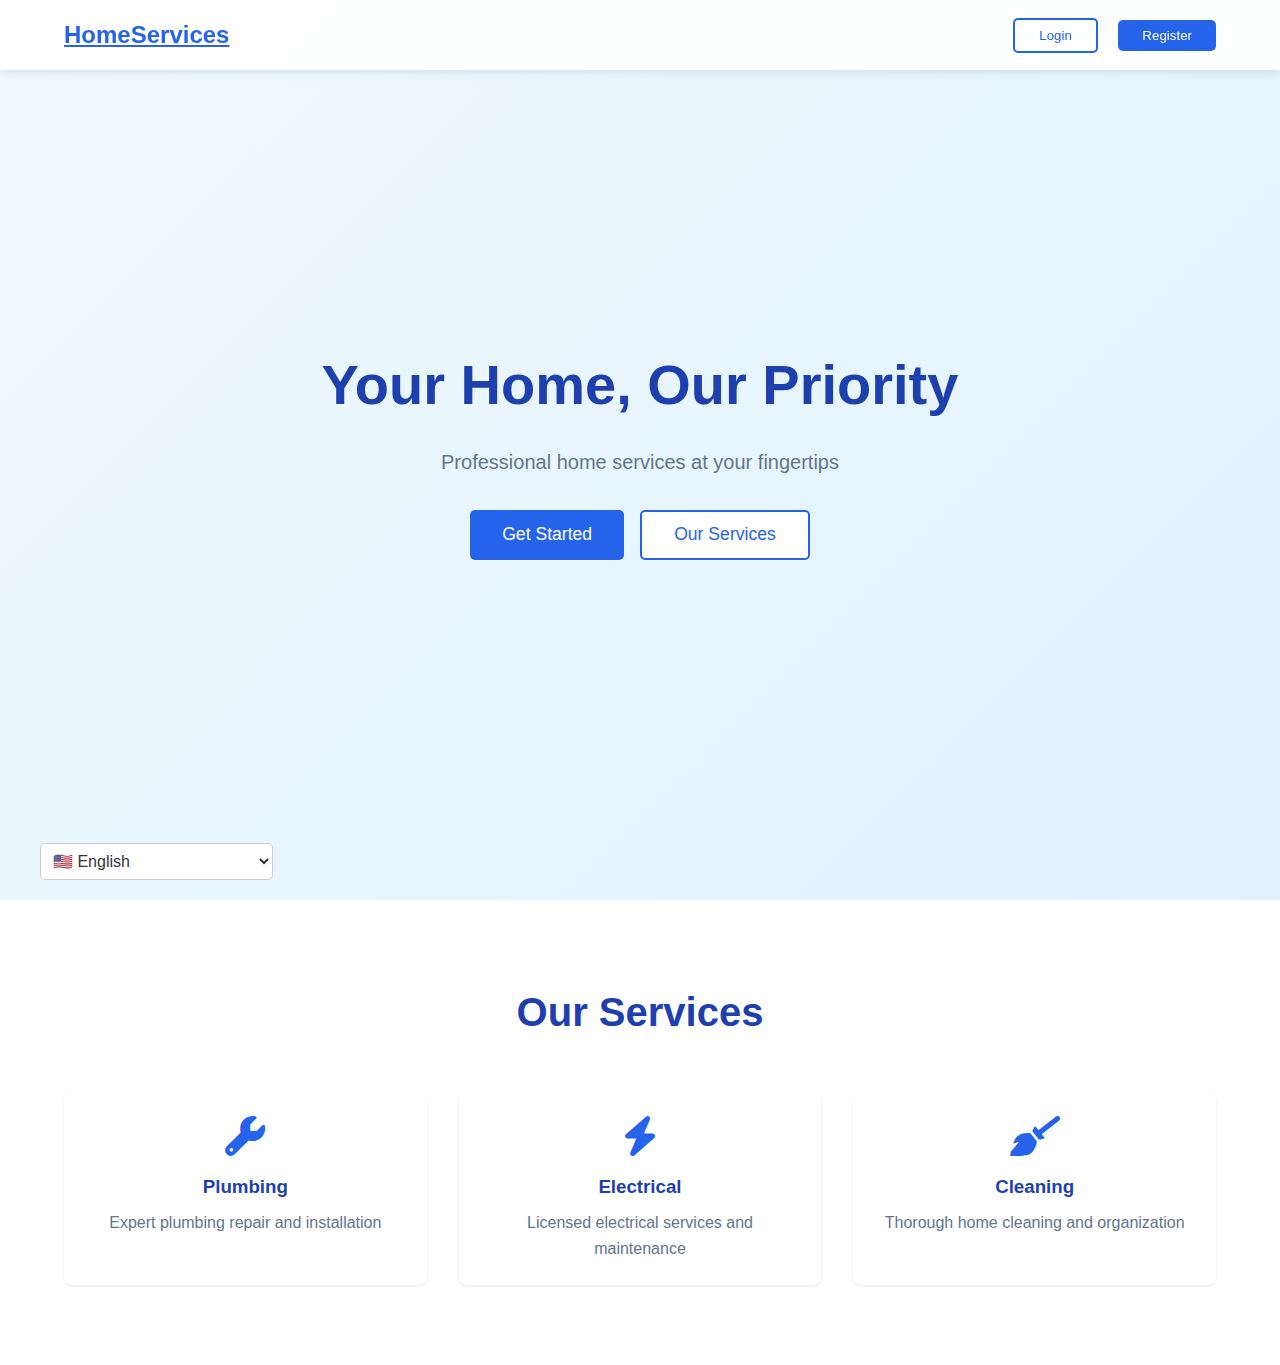
<file: public/index.html>
<!DOCTYPE html>
<html lang="en">
<head>
    <meta charset="UTF-8">
    <meta name="viewport" content="width=device-width, initial-scale=1.0">
    <title>Home Services - Welcome</title>
    <link rel="stylesheet" href="style.css">
    <link rel="stylesheet" href="https://cdnjs.cloudflare.com/ajax/libs/font-awesome/6.0.0/css/all.min.css">
    <style>
        /* Language selector styling */
        .language-selector {
            position: fixed;
            bottom: 20px;
            left: 20px;
            z-index: 1000;
        }

        #language-selector {
            padding: 8px;
            border-radius: 5px;
            border: 1px solid #ccc;
            background-color: #fff;
            color: #333;
            font-size: 16px;
        }

        /* RTL support for Arabic */
        body[dir="rtl"] {
            direction: rtl;
            text-align: right;
        }
    </style>
</head>
<body>
    <nav class="navbar">
        <a href="index.html" class="nav-brand" data-translate="home">HomeServices</a>
        <div class="nav-links">
            <button onclick="location.href='login.html'" class="login-btn" data-translate="login">Login</button>
            <button onclick="location.href='register.html'" class="register-btn" data-translate="register">Register</button>
        </div>
    </nav>

    <main class="hero">
        <div class="hero-content">
            <h1 data-translate="heroTitle">Your Home, Our Priority</h1>
            <p data-translate="heroSubtitle">Professional home services at your fingertips</p>
            <div class="cta-buttons">
                <button onclick="location.href='register.html'" class="primary-btn" data-translate="getStarted">Get Started</button>
                <button onclick="scrollToServices()" class="secondary-btn" data-translate="ourServices">Our Services</button>
            </div>
        </div>
    </main>

    <section class="services" id="services">
        <h2 data-translate="ourServices">Our Services</h2>
        <div class="service-grid">
            <div class="service-card">
                <i class="fas fa-wrench"></i>
                <h3 data-translate="plumbing">Plumbing</h3>
                <p data-translate="plumbingDesc">Expert plumbing repair and installation</p>
            </div>
            <div class="service-card">
                <i class="fas fa-bolt"></i>
                <h3 data-translate="electrical">Electrical</h3>
                <p data-translate="electricalDesc">Licensed electrical services and maintenance</p>
            </div>
            <div class="service-card">
                <i class="fas fa-broom"></i>
                <h3 data-translate="cleaning">Cleaning</h3>
                <p data-translate="cleaningDesc">Thorough home cleaning and organization</p>
            </div>
        </div>
    </section>

    <!-- Language Selector -->
    <div class="language-selector">
        <select id="language-selector" onchange="changeLanguage(this.value)">
            <option value="en">🇺🇸 English</option>
            <option value="zh">🇨🇳 中文 (Chinese)</option>
            <option value="es">🇪🇸 Español (Spanish)</option>
            <option value="hi">🇮🇳 हिन्दी (Hindi)</option>
            <option value="ar">🇸🇦 العربية (Arabic)</option>
            <option value="pt">🇵🇹 Português (Portuguese)</option>
            <option value="bn">🇧🇩 বাংলা (Bengali)</option>
            <option value="ru">🇷🇺 Русский (Russian)</option>
            <option value="ja">🇯🇵 日本語 (Japanese)</option>
            <option value="pa">🇮🇳 ਪੰਜਾਬੀ (Punjabi)</option>
            <option value="de">🇩🇪 Deutsch (German)</option>
            <option value="fr">🇫🇷 Français (French)</option>
        </select>
    </div>

    <script>
        // Define translations for all supported languages
        const translations = {
            en: {
                home: "HomeServices",
                login: "Login",
                register: "Register",
                heroTitle: "Your Home, Our Priority",
                heroSubtitle: "Professional home services at your fingertips",
                getStarted: "Get Started",
                ourServices: "Our Services",
                plumbing: "Plumbing",
                plumbingDesc: "Expert plumbing repair and installation",
                electrical: "Electrical",
                electricalDesc: "Licensed electrical services and maintenance",
                cleaning: "Cleaning",
                cleaningDesc: "Thorough home cleaning and organization"
            },
            zh: {
                home: "家庭服务",
                login: "登录",
                register: "注册",
                heroTitle: "您的家，我们的优先",
                heroSubtitle: "专业的家庭服务触手可及",
                getStarted: "开始使用",
                ourServices: "我们的服务",
                plumbing: "管道维修",
                plumbingDesc: "专业的管道维修和安装",
                electrical: "电气服务",
                electricalDesc: "持证电气服务和维护",
                cleaning: "清洁服务",
                cleaningDesc: "彻底的家庭清洁和整理"
            },
            es: {
                home: "Servicios del Hogar",
                login: "Iniciar Sesión",
                register: "Registrarse",
                heroTitle: "Su Hogar, Nuestra Prioridad",
                heroSubtitle: "Servicios profesionales para el hogar al alcance de su mano",
                getStarted: "Comenzar",
                ourServices: "Nuestros Servicios",
                plumbing: "Fontanería",
                plumbingDesc: "Reparación e instalación experta de fontanería",
                electrical: "Eléctrico",
                electricalDesc: "Servicios eléctricos con licencia y mantenimiento",
                cleaning: "Limpieza",
                cleaningDesc: "Limpieza y organización profunda del hogar"
            },
            hi: {
                home: "होम सर्विसेज",
                login: "लॉगिन",
                register: "रजिस्टर",
                heroTitle: "आपका घर, हमारी प्राथमिकता",
                heroSubtitle: "पेशेवर घर सेवाएं आपकी उंगलियों पर",
                getStarted: "शुरू करें",
                ourServices: "हमारी सेवाएं",
                plumbing: "प्लंबिंग",
                plumbingDesc: "विशेषज्ञ प्लंबिंग मरम्मत और स्थापना",
                electrical: "इलेक्ट्रिकल",
                electricalDesc: "लाइसेंस प्राप्त इलेक्ट्रिकल सेवाएं और रखरखाव",
                cleaning: "सफाई",
                cleaningDesc: "पूरी तरह से घर की सफाई और व्यवस्था"
            },
            ar: {
                home: "خدمات المنزل",
                login: "تسجيل الدخول",
                register: "تسجيل",
                heroTitle: "منزلك، أولويتنا",
                heroSubtitle: "خدمات منزلية احترافية في متناول يدك",
                getStarted: "ابدأ الآن",
                ourServices: "خدماتنا",
                plumbing: "السباكة",
                plumbingDesc: "إصلاح وتركيب السباكة الخبيرة",
                electrical: "الكهرباء",
                electricalDesc: "خدمات كهربائية مرخصة وصيانة",
                cleaning: "التنظيف",
                cleaningDesc: "تنظيف وتنظيم شامل للمنزل"
            },
            pt: {
                home: "Serviços Domésticos",
                login: "Login",
                register: "Registrar",
                heroTitle: "Sua Casa, Nossa Prioridade",
                heroSubtitle: "Serviços domésticos profissionais ao seu alcance",
                getStarted: "Começar",
                ourServices: "Nossos Serviços",
                plumbing: "Encanamento",
                plumbingDesc: "Reparo e instalação de encanamento especializado",
                electrical: "Elétrica",
                electricalDesc: "Serviços elétricos licenciados e manutenção",
                cleaning: "Limpeza",
                cleaningDesc: "Limpeza e organização completa da casa"
            },
            bn: {
                home: "হোম সার্ভিসেস",
                login: "লগইন",
                register: "নিবন্ধন",
                heroTitle: "আপনার বাড়ি, আমাদের অগ্রাধিকার",
                heroSubtitle: "পেশাদার গৃহসেবা আপনার আঙ্গুলের ডগায়",
                getStarted: "শুরু করুন",
                ourServices: "আমাদের সেবা",
                plumbing: "প্লাম্বিং",
                plumbingDesc: "বিশেষজ্ঞ প্লাম্বিং মেরামত এবং ইনস্টলেশন",
                electrical: "ইলেকট্রিক্যাল",
                electricalDesc: "লাইসেন্সপ্রাপ্ত বৈদ্যুতিক সেবা এবং রক্ষণাবেক্ষণ",
                cleaning: "পরিষ্কার",
                cleaningDesc: "গৃহ পরিষ্কার এবং সংগঠন"
            },
            ru: {
                home: "Домашние Услуги",
                login: "Войти",
                register: "Зарегистрироваться",
                heroTitle: "Ваш Дом, Наш Приоритет",
                heroSubtitle: "Профессиональные домашние услуги у вас под рукой",
                getStarted: "Начать",
                ourServices: "Наши Услуги",
                plumbing: "Сантехника",
                plumbingDesc: "Экспертный ремонт и установка сантехники",
                electrical: "Электрика",
                electricalDesc: "Лицензированные электрические услуги и обслуживание",
                cleaning: "Уборка",
                cleaningDesc: "Тщательная уборка и организация дома"
            },
            ja: {
                home: "ホームサービス",
                login: "ログイン",
                register: "登録",
                heroTitle: "あなたの家、私たちの優先事項",
                heroSubtitle: "プロのホームサービスが手元に",
                getStarted: "始める",
                ourServices: "私たちのサービス",
                plumbing: "配管工事",
                plumbingDesc: "専門家による配管修理と設置",
                electrical: "電気工事",
                electricalDesc: "ライセンス取得済みの電気サービスとメンテナンス",
                cleaning: "清掃",
                cleaningDesc: "徹底的な家の清掃と整理"
            },
            pa: {
                home: "ਘਰ ਸੇਵਾਵਾਂ",
                login: "ਲੌਗਇਨ",
                register: "ਰਜਿਸਟਰ",
                heroTitle: "ਤੁਹਾਡਾ ਘਰ, ਸਾਡੀ ਪ੍ਰਾਥਮਿਕਤਾ",
                heroSubtitle: "ਤੁਹਾਡੀ ਉਂਗਲੀ 'ਤੇ ਪੇਸ਼ੇਵਰ ਘਰ ਸੇਵਾਵਾਂ",
                getStarted: "ਸ਼ੁਰੂ ਕਰੋ",
                ourServices: "ਸਾਡੀਆਂ ਸੇਵਾਵਾਂ",
                plumbing: "ਪਲੰਬਿੰਗ",
                plumbingDesc: "ਮਾਹਿਰ ਪਲੰਬਿੰਗ ਮੁਰੰਮਤ ਅਤੇ ਸਥਾਪਨਾ",
                electrical: "ਇਲੈਕਟ੍ਰੀਕਲ",
                electricalDesc: "ਲਾਇਸੈਂਸਪ੍ਰਾਪਤ ਇਲੈਕਟ੍ਰੀਕਲ ਸੇਵਾਵਾਂ ਅਤੇ ਮੇਨਟੇਨੈਂਸ",
                cleaning: "ਸਫਾਈ",
                cleaningDesc: "ਘਰ ਦੀ ਥੋਰੋ ਸਫਾਈ ਅਤੇ ਵਿਵਸਥਾ"
            },
            de: {
                home: "Hausdienstleistungen",
                login: "Anmelden",
                register: "Registrieren",
                heroTitle: "Ihr Zuhause, Unsere Priorität",
                heroSubtitle: "Professionelle Hausdienstleistungen zum Greifen nah",
                getStarted: "Loslegen",
                ourServices: "Unsere Dienstleistungen",
                plumbing: "Sanitär",
                plumbingDesc: "Expertenreparatur und Installation von Sanitär",
                electrical: "Elektrik",
                electricalDesc: "Lizenzierte elektrische Dienstleistungen und Wartung",
                cleaning: "Reinigung",
                cleaningDesc: "Gründliche Hausreinigung und Organisation"
            },
            fr: {
                home: "Services à Domicile",
                login: "Connexion",
                register: "S'inscrire",
                heroTitle: "Votre Maison, Notre Priorité",
                heroSubtitle: "Services professionnels à domicile à portée de main",
                getStarted: "Commencer",
                ourServices: "Nos Services",
                plumbing: "Plomberie",
                plumbingDesc: "Réparation et installation expertes de plomberie",
                electrical: "Électricité",
                electricalDesc: "Services électriques agréés et maintenance",
                cleaning: "Nettoyage",
                cleaningDesc: "Nettoyage et organisation approfondis de la maison"
            }
        };

        // Function to change language
        function changeLanguage(language) {
            const elements = document.querySelectorAll('[data-translate]');
            elements.forEach(element => {
                const key = element.getAttribute('data-translate');
                if (translations[language] && translations[language][key]) {
                    element.textContent = translations[language][key];
                }
            });

            // Update text direction for RTL languages (e.g., Arabic)
            if (language === "ar") {
                document.body.setAttribute("dir", "rtl");
            } else {
                document.body.setAttribute("dir", "ltr");
            }
        }

        // Initialize with default language (English)
        document.addEventListener('DOMContentLoaded', () => {
            changeLanguage('en');
        });

        // Smooth scrolling to the services section
        function scrollToServices() {
            document.getElementById('services').scrollIntoView({ behavior: 'smooth' });
        }
    </script>
</body>
</html>
</file>
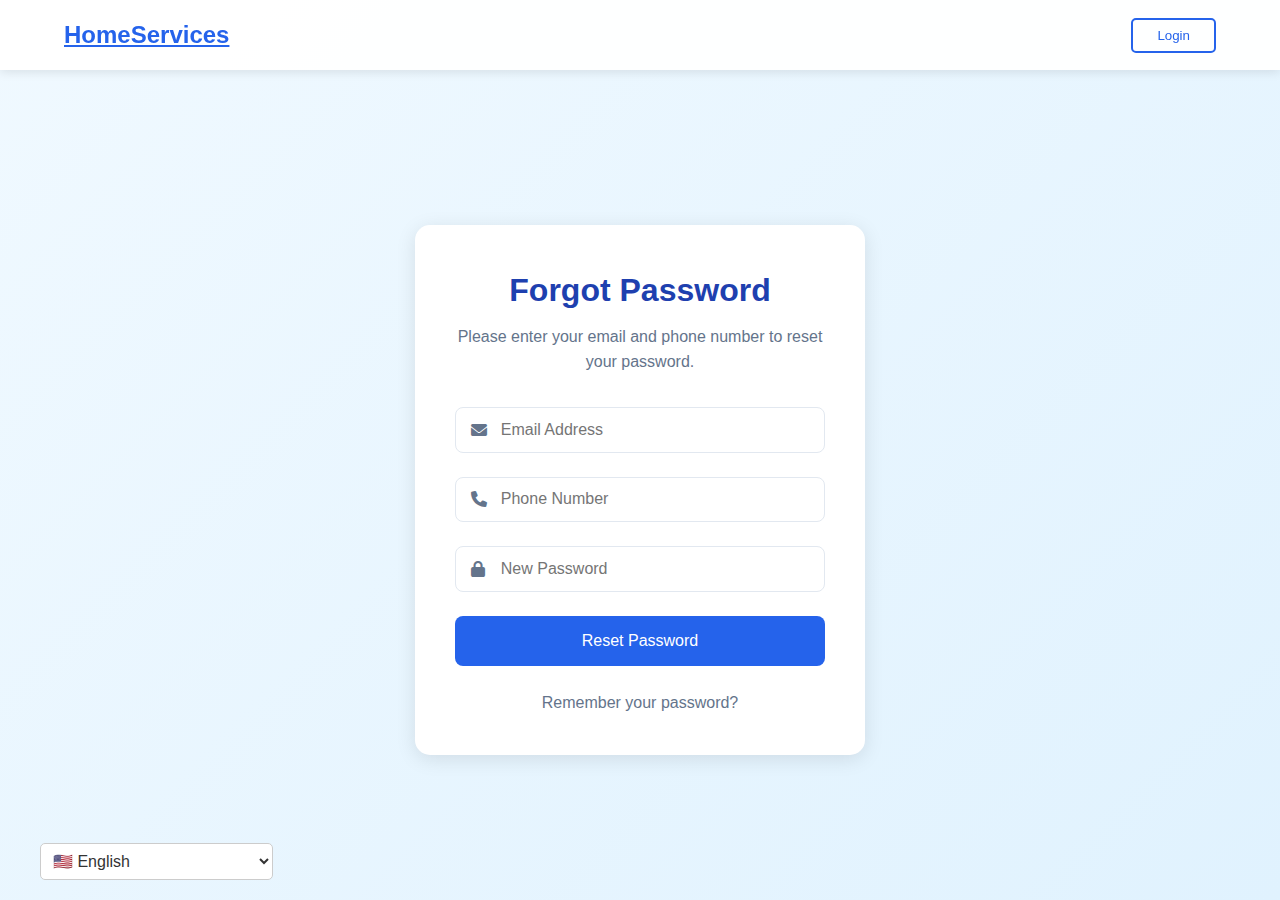
<file: public/forgot-password.html>
<!DOCTYPE html>
<html lang="en">
<head>
    <meta charset="UTF-8">
    <meta name="viewport" content="width=device-width, initial-scale=1.0">
    <title>HomeServices - Forgot Password</title>
    <link rel="stylesheet" href="style.css">
    <link rel="stylesheet" href="https://cdnjs.cloudflare.com/ajax/libs/font-awesome/6.0.0/css/all.min.css">
    <style>
        /* Language selector styling */
        .language-selector {
            position: fixed;
            bottom: 20px;
            left: 20px;
            z-index: 1000;
        }

        #language-selector {
            padding: 8px;
            border-radius: 5px;
            border: 1px solid #ccc;
            background-color: #fff;
            color: #333;
            font-size: 16px;
        }

        /* RTL support for Arabic */
        body[dir="rtl"] {
            direction: rtl;
            text-align: right;
        }
    </style>
</head>
<body class="auth-page">
    <nav class="navbar">
        <a href="index.html" class="nav-brand" data-translate="home">HomeServices</a>
        <div class="nav-links">
            <button onclick="location.href='login.html'" class="login-btn" data-translate="login">Login</button>
        </div>
    </nav>

    <div class="auth-container">
        <div class="auth-card">
            <div class="auth-header">
                <h2 data-translate="forgotPassword">Forgot Password</h2>
                <p data-translate="forgotPasswordPrompt">Please enter your email and phone number to reset your password.</p>
            </div>

            <form class="auth-form" id="forgotPasswordForm">
                <div class="form-group">
                    <i class="fas fa-envelope"></i>
                    <input type="email" name="email" id="email" required placeholder="Email Address" data-translate="emailPlaceholder">
                </div>

                <div class="form-group">
                    <i class="fas fa-phone"></i>
                    <input type="tel" name="phonenumber" id="phonenumber" required placeholder="Phone Number" data-translate="phonePlaceholder">
                </div>

                <div class="form-group">
                    <i class="fas fa-lock"></i>
                    <input type="password" name="newPassword" id="newPassword" required placeholder="New Password" data-translate="newPasswordPlaceholder">
                </div>

                <button type="submit" class="auth-button" id="resetPasswordButton" data-translate="resetPasswordButton">Reset Password</button>
            </form>

            <div class="auth-footer">
                <p data-translate="rememberPassword">Remember your password? <a href="login.html" data-translate="loginLink">Login</a></p>
            </div>
        </div>
    </div>

    <!-- Language Selector -->
    <div class="language-selector">
        <select id="language-selector" onchange="changeLanguage(this.value)">
            <option value="en">🇺🇸 English</option>
            <option value="zh">🇨🇳 中文 (Chinese)</option>
            <option value="es">🇪🇸 Español (Spanish)</option>
            <option value="hi">🇮🇳 हिन्दी (Hindi)</option>
            <option value="ar">🇸🇦 العربية (Arabic)</option>
            <option value="pt">🇵🇹 Português (Portuguese)</option>
            <option value="bn">🇧🇩 বাংলা (Bengali)</option>
            <option value="ru">🇷🇺 Русский (Russian)</option>
            <option value="ja">🇯🇵 日本語 (Japanese)</option>
            <option value="pa">🇮🇳 ਪੰਜਾਬੀ (Punjabi)</option>
            <option value="de">🇩🇪 Deutsch (German)</option>
            <option value="fr">🇫🇷 Français (French)</option>
        </select>
    </div>

    <script>
        // Define translations for all supported languages
        const translations = {
            en: {
                home: "HomeServices",
                login: "Login",
                forgotPassword: "Forgot Password",
                forgotPasswordPrompt: "Please enter your email and phone number to reset your password.",
                emailPlaceholder: "Email Address",
                phonePlaceholder: "Phone Number",
                newPasswordPlaceholder: "New Password",
                resetPasswordButton: "Reset Password",
                rememberPassword: "Remember your password?",
                loginLink: "Login"
            },
            zh: {
                home: "家庭服务",
                login: "登录",
                forgotPassword: "忘记密码",
                forgotPasswordPrompt: "请输入您的电子邮件和电话号码以重置密码。",
                emailPlaceholder: "电子邮件地址",
                phonePlaceholder: "电话号码",
                newPasswordPlaceholder: "新密码",
                resetPasswordButton: "重置密码",
                rememberPassword: "记得密码？",
                loginLink: "登录"
            },
            es: {
                home: "Servicios del Hogar",
                login: "Iniciar Sesión",
                forgotPassword: "Olvidé mi contraseña",
                forgotPasswordPrompt: "Por favor, ingrese su correo electrónico y número de teléfono para restablecer su contraseña.",
                emailPlaceholder: "Correo Electrónico",
                phonePlaceholder: "Número de Teléfono",
                newPasswordPlaceholder: "Nueva Contraseña",
                resetPasswordButton: "Restablecer Contraseña",
                rememberPassword: "¿Recuerdas tu contraseña?",
                loginLink: "Iniciar Sesión"
            },
            hi: {
                home: "होम सर्विसेज",
                login: "लॉगिन",
                forgotPassword: "पासवर्ड भूल गए",
                forgotPasswordPrompt: "कृपया अपना पासवर्ड रीसेट करने के लिए अपना ईमेल और फोन नंबर दर्ज करें।",
                emailPlaceholder: "ईमेल पता",
                phonePlaceholder: "फोन नंबर",
                newPasswordPlaceholder: "नया पासवर्ड",
                resetPasswordButton: "पासवर्ड रीसेट करें",
                rememberPassword: "क्या आपको अपना पासवर्ड याद है?",
                loginLink: "लॉगिन"
            },
            ar: {
                home: "خدمات المنزل",
                login: "تسجيل الدخول",
                forgotPassword: "نسيت كلمة المرور",
                forgotPasswordPrompt: "الرجاء إدخال بريدك الإلكتروني ورقم الهاتف لإعادة تعيين كلمة المرور الخاصة بك.",
                emailPlaceholder: "عنوان البريد الإلكتروني",
                phonePlaceholder: "رقم الهاتف",
                newPasswordPlaceholder: "كلمة المرور الجديدة",
                resetPasswordButton: "إعادة تعيين كلمة المرور",
                rememberPassword: "هل تذكرت كلمة المرور؟",
                loginLink: "تسجيل الدخول"
            },
            pt: {
                home: "Serviços Domésticos",
                login: "Login",
                forgotPassword: "Esqueci a senha",
                forgotPasswordPrompt: "Por favor, insira seu e-mail e número de telefone para redefinir sua senha.",
                emailPlaceholder: "Endereço de E-mail",
                phonePlaceholder: "Número de Telefone",
                newPasswordPlaceholder: "Nova Senha",
                resetPasswordButton: "Redefinir Senha",
                rememberPassword: "Lembrou da sua senha?",
                loginLink: "Login"
            },
            bn: {
                home: "হোম সার্ভিসেস",
                login: "লগইন",
                forgotPassword: "পাসওয়ার্ড ভুলে গেছেন",
                forgotPasswordPrompt: "আপনার পাসওয়ার্ড রিসেট করতে আপনার ইমেল এবং ফোন নম্বর লিখুন।",
                emailPlaceholder: "ইমেল ঠিকানা",
                phonePlaceholder: "ফোন নম্বর",
                newPasswordPlaceholder: "নতুন পাসওয়ার্ড",
                resetPasswordButton: "পাসওয়ার্ড রিসেট করুন",
                rememberPassword: "আপনার পাসওয়ার্ড মনে আছে?",
                loginLink: "লগইন"
            },
            ru: {
                home: "Домашние Услуги",
                login: "Войти",
                forgotPassword: "Забыли пароль",
                forgotPasswordPrompt: "Пожалуйста, введите ваш email и номер телефона, чтобы сбросить пароль.",
                emailPlaceholder: "Адрес электронной почты",
                phonePlaceholder: "Номер телефона",
                newPasswordPlaceholder: "Новый пароль",
                resetPasswordButton: "Сбросить пароль",
                rememberPassword: "Вспомнили пароль?",
                loginLink: "Войти"
            },
            ja: {
                home: "ホームサービス",
                login: "ログイン",
                forgotPassword: "パスワードを忘れた",
                forgotPasswordPrompt: "パスワードをリセットするには、メールアドレスと電話番号を入力してください。",
                emailPlaceholder: "メールアドレス",
                phonePlaceholder: "電話番号",
                newPasswordPlaceholder: "新しいパスワード",
                resetPasswordButton: "パスワードをリセット",
                rememberPassword: "パスワードを覚えていますか？",
                loginLink: "ログイン"
            },
            pa: {
                home: "ਘਰ ਸੇਵਾਵਾਂ",
                login: "ਲੌਗਇਨ",
                forgotPassword: "ਪਾਸਵਰਡ ਭੁੱਲ ਗਏ",
                forgotPasswordPrompt: "ਕਿਰਪਾ ਕਰਕੇ ਆਪਣਾ ਪਾਸਵਰਡ ਰੀਸੈਟ ਕਰਨ ਲਈ ਆਪਣਾ ਈਮੇਲ ਅਤੇ ਫੋਨ ਨੰਬਰ ਦਰਜ ਕਰੋ।",
                emailPlaceholder: "ਈਮੇਲ ਪਤਾ",
                phonePlaceholder: "ਫੋਨ ਨੰਬਰ",
                newPasswordPlaceholder: "ਨਵਾਂ ਪਾਸਵਰਡ",
                resetPasswordButton: "ਪਾਸਵਰਡ ਰੀਸੈਟ ਕਰੋ",
                rememberPassword: "ਕੀ ਤੁਹਾਨੂੰ ਆਪਣਾ ਪਾਸਵਰਡ ਯਾਦ ਹੈ?",
                loginLink: "ਲੌਗਇਨ"
            },
            de: {
                home: "Hausdienstleistungen",
                login: "Anmelden",
                forgotPassword: "Passwort vergessen",
                forgotPasswordPrompt: "Bitte geben Sie Ihre E-Mail und Telefonnummer ein, um Ihr Passwort zurückzusetzen.",
                emailPlaceholder: "E-Mail-Adresse",
                phonePlaceholder: "Telefonnummer",
                newPasswordPlaceholder: "Neues Passwort",
                resetPasswordButton: "Passwort zurücksetzen",
                rememberPassword: "Passwort wieder eingefallen?",
                loginLink: "Anmelden"
            },
            fr: {
                home: "Services à Domicile",
                login: "Connexion",
                forgotPassword: "Mot de passe oublié",
                forgotPasswordPrompt: "Veuillez entrer votre e-mail et numéro de téléphone pour réinitialiser votre mot de passe.",
                emailPlaceholder: "Adresse e-mail",
                phonePlaceholder: "Numéro de téléphone",
                newPasswordPlaceholder: "Nouveau mot de passe",
                resetPasswordButton: "Réinitialiser le mot de passe",
                rememberPassword: "Vous vous souvenez de votre mot de passe?",
                loginLink: "Connexion"
            }
        };

        // Function to change language
        function changeLanguage(language) {
            const elements = document.querySelectorAll('[data-translate]');
            elements.forEach(element => {
                const key = element.getAttribute('data-translate');
                if (translations[language] && translations[language][key]) {
                    element.textContent = translations[language][key];
                }
            });

            // Update text direction for RTL languages (e.g., Arabic)
            if (language === "ar") {
                document.body.setAttribute("dir", "rtl");
            } else {
                document.body.setAttribute("dir", "ltr");
            }
        }

        // Initialize with default language (English)
        document.addEventListener('DOMContentLoaded', () => {
            changeLanguage('en');
        });

        // Handle forgot password form submission
        document.getElementById('forgotPasswordForm').addEventListener('submit', async (e) => {
            e.preventDefault();
            const email = document.getElementById('email').value.trim();
            const phonenumber = document.getElementById('phonenumber').value.trim();
            const newPassword = document.getElementById('newPassword').value.trim();

            if (!email || !phonenumber || !newPassword) {
                alert('Please fill in all fields.');
                return;
            }

            try {
                const response = await fetch('/auth/reset-password', {
                    method: 'POST',
                    headers: {
                        'Content-Type': 'application/json'
                    },
                    body: JSON.stringify({ email, phonenumber, newPassword })
                });

                const result = await response.json();

                if (response.ok) {
                    alert(result.message || 'Password reset successful!');
                    window.location.href = 'login.html'; // Redirect to login page
                } else {
                    alert(result.message || 'Failed to reset password. Please try again.');
                }
            } catch (error) {
                console.error('Error:', error);
                alert('An error occurred while resetting the password. Please try again later.');
            }
        });
    </script>
</body>
</html>
</file>
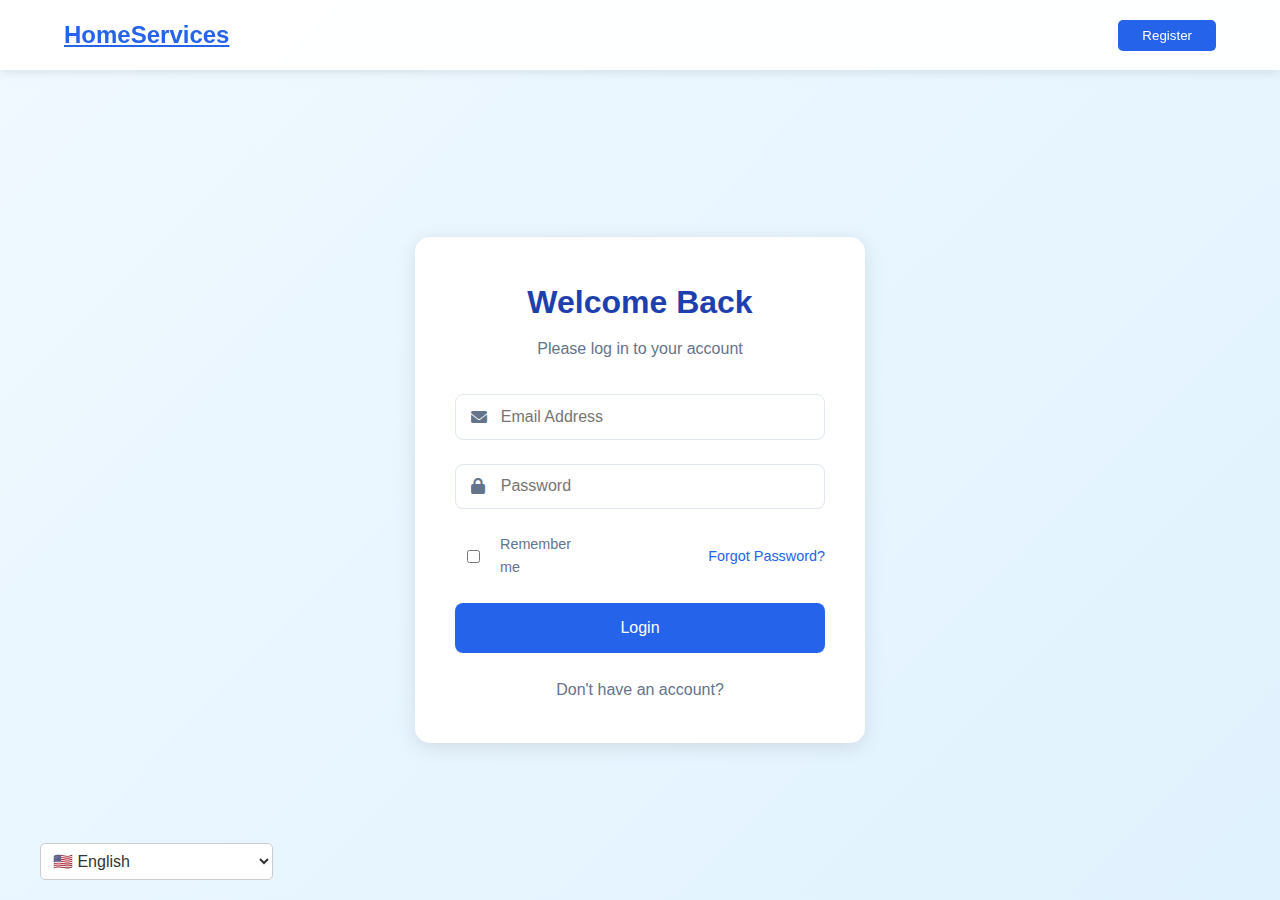
<file: public/login.html>
<!DOCTYPE html>
<html lang="en">
<head>
    <meta charset="UTF-8">
    <meta name="viewport" content="width=device-width, initial-scale=1.0">
    <title>HomeServices - Login</title>
    <link rel="stylesheet" href="style.css">
    <link rel="stylesheet" href="https://cdnjs.cloudflare.com/ajax/libs/font-awesome/6.0.0/css/all.min.css">
    <style>
        /* Language selector styling */
        .language-selector {
            position: fixed;
            bottom: 20px;
            left: 20px;
            z-index: 1000;
        }

        #language-selector {
            padding: 8px;
            border-radius: 5px;
            border: 1px solid #ccc;
            background-color: #fff;
            color: #333;
            font-size: 16px;
        }

        /* RTL support for Arabic */
        body[dir="rtl"] {
            direction: rtl;
            text-align: right;
        }
    </style>
</head>
<body class="auth-page">
    <nav class="navbar">
        <a href="index.html" class="nav-brand" data-translate="home">HomeServices</a>
        <div class="nav-links">
            <button onclick="location.href='register.html'" class="register-btn" data-translate="register">Register</button>
        </div>
    </nav>

    <div class="auth-container">
        <div class="auth-card">
            <div class="auth-header">
                <h2 data-translate="welcomeBack">Welcome Back</h2>
                <p data-translate="loginPrompt">Please log in to your account</p>
            </div>

            <form class="auth-form" id="loginForm">
                <div class="form-group">
                    <i class="fas fa-envelope"></i>
                    <input type="email" name="email" id="email" required placeholder="Email Address" data-translate="emailPlaceholder">
                </div>

                <div class="form-group">
                    <i class="fas fa-lock"></i>
                    <input type="password" name="password" id="password" required placeholder="Password" data-translate="passwordPlaceholder">
                </div>

                <div class="form-options">
                    <label>
                        <input type="checkbox" name="remember"> <span data-translate="rememberMe">Remember me</span>
                    </label>
                    <a href="forgot-password.html" class="forgot-password" data-translate="forgotPassword">Forgot Password?</a>                </div>

                <button type="submit" class="auth-button" id="loginButton" data-translate="loginButton">Login</button>
            </form>

            <div class="auth-footer">
                <p data-translate="noAccount">Don't have an account? <a href="register.html" data-translate="registerLink">Register</a></p>
            </div>
        </div>
    </div>

    <!-- Language Selector -->
    <div class="language-selector">
        <select id="language-selector" onchange="changeLanguage(this.value)">
            <option value="en">🇺🇸 English</option>
            <option value="zh">🇨🇳 中文 (Chinese)</option>
            <option value="es">🇪🇸 Español (Spanish)</option>
            <option value="hi">🇮🇳 हिन्दी (Hindi)</option>
            <option value="ar">🇸🇦 العربية (Arabic)</option>
            <option value="pt">🇵🇹 Português (Portuguese)</option>
            <option value="bn">🇧🇩 বাংলা (Bengali)</option>
            <option value="ru">🇷🇺 Русский (Russian)</option>
            <option value="ja">🇯🇵 日本語 (Japanese)</option>
            <option value="pa">🇮🇳 ਪੰਜਾਬੀ (Punjabi)</option>
            <option value="de">🇩🇪 Deutsch (German)</option>
            <option value="fr">🇫🇷 Français (French)</option>
        </select>
    </div>

    <script>
        // Define translations for all supported languages
        const translations = {
            en: {
                home: "HomeServices",
                register: "Register",
                welcomeBack: "Welcome Back",
                loginPrompt: "Please log in to your account",
                emailPlaceholder: "Email Address",
                passwordPlaceholder: "Password",
                rememberMe: "Remember me",
                forgotPassword: "Forgot Password?",
                loginButton: "Login",
                noAccount: "Don't have an account?",
                registerLink: "Register"
            },
            zh: {
                home: "家庭服务",
                register: "注册",
                welcomeBack: "欢迎回来",
                loginPrompt: "请登录您的账户",
                emailPlaceholder: "电子邮件地址",
                passwordPlaceholder: "密码",
                rememberMe: "记住我",
                forgotPassword: "忘记密码？",
                loginButton: "登录",
                noAccount: "没有账户？",
                registerLink: "注册"
            },
            es: {
                home: "Servicios del Hogar",
                register: "Registrarse",
                welcomeBack: "Bienvenido de nuevo",
                loginPrompt: "Por favor, inicie sesión en su cuenta",
                emailPlaceholder: "Correo electrónico",
                passwordPlaceholder: "Contraseña",
                rememberMe: "Recuérdame",
                forgotPassword: "¿Olvidó su contraseña?",
                loginButton: "Iniciar sesión",
                noAccount: "¿No tiene una cuenta?",
                registerLink: "Registrarse"
            },
            hi: {
                home: "होम सर्विसेज",
                register: "रजिस्टर",
                welcomeBack: "वापस स्वागत है",
                loginPrompt: "कृपया अपने खाते में लॉगिन करें",
                emailPlaceholder: "ईमेल पता",
                passwordPlaceholder: "पासवर्ड",
                rememberMe: "मुझे याद रखें",
                forgotPassword: "पासवर्ड भूल गए?",
                loginButton: "लॉगिन",
                noAccount: "खाता नहीं है?",
                registerLink: "रजिस्टर"
            },
            ar: {
                home: "خدمات المنزل",
                register: "تسجيل",
                welcomeBack: "مرحبًا بعودتك",
                loginPrompt: "يرجى تسجيل الدخول إلى حسابك",
                emailPlaceholder: "عنوان البريد الإلكتروني",
                passwordPlaceholder: "كلمة المرور",
                rememberMe: "تذكرني",
                forgotPassword: "هل نسيت كلمة المرور؟",
                loginButton: "تسجيل الدخول",
                noAccount: "ليس لديك حساب؟",
                registerLink: "تسجيل"
            },
            pt: {
                home: "Serviços Domésticos",
                register: "Registrar",
                welcomeBack: "Bem-vindo de volta",
                loginPrompt: "Por favor, faça login na sua conta",
                emailPlaceholder: "Endereço de e-mail",
                passwordPlaceholder: "Senha",
                rememberMe: "Lembre-se de mim",
                forgotPassword: "Esqueceu a senha?",
                loginButton: "Login",
                noAccount: "Não tem uma conta?",
                registerLink: "Registrar"
            },
            bn: {
                home: "হোম সার্ভিসেস",
                register: "নিবন্ধন",
                welcomeBack: "ফিরে আসার জন্য স্বাগতম",
                loginPrompt: "অনুগ্রহ করে আপনার অ্যাকাউন্টে লগইন করুন",
                emailPlaceholder: "ইমেল ঠিকানা",
                passwordPlaceholder: "পাসওয়ার্ড",
                rememberMe: "আমাকে মনে রাখুন",
                forgotPassword: "পাসওয়ার্ড ভুলে গেছেন?",
                loginButton: "লগইন",
                noAccount: "অ্যাকাউন্ট নেই?",
                registerLink: "নিবন্ধন"
            },
            ru: {
                home: "Домашние Услуги",
                register: "Зарегистрироваться",
                welcomeBack: "С возвращением",
                loginPrompt: "Пожалуйста, войдите в свой аккаунт",
                emailPlaceholder: "Адрес электронной почты",
                passwordPlaceholder: "Пароль",
                rememberMe: "Запомнить меня",
                forgotPassword: "Забыли пароль?",
                loginButton: "Войти",
                noAccount: "Нет аккаунта?",
                registerLink: "Зарегистрироваться"
            },
            ja: {
                home: "ホームサービス",
                register: "登録",
                welcomeBack: "おかえりなさい",
                loginPrompt: "アカウントにログインしてください",
                emailPlaceholder: "メールアドレス",
                passwordPlaceholder: "パスワード",
                rememberMe: "ログイン状態を保持する",
                forgotPassword: "パスワードをお忘れですか？",
                loginButton: "ログイン",
                noAccount: "アカウントをお持ちでないですか？",
                registerLink: "登録"
            },
            pa: {
                home: "ਘਰ ਸੇਵਾਵਾਂ",
                register: "ਰਜਿਸਟਰ",
                welcomeBack: "ਵਾਪਸ ਸਵਾਗਤ ਹੈ",
                loginPrompt: "ਕਿਰਪਾ ਕਰਕੇ ਆਪਣੇ ਖਾਤੇ ਵਿੱਚ ਲੌਗਇਨ ਕਰੋ",
                emailPlaceholder: "ਈਮੇਲ ਪਤਾ",
                passwordPlaceholder: "ਪਾਸਵਰਡ",
                rememberMe: "ਮੈਨੂੰ ਯਾਦ ਰੱਖੋ",
                forgotPassword: "ਪਾਸਵਰਡ ਭੁੱਲ ਗਏ?",
                loginButton: "ਲੌਗਇਨ",
                noAccount: "ਖਾਤਾ ਨਹੀਂ ਹੈ?",
                registerLink: "ਰਜਿਸਟਰ"
            },
            de: {
                home: "Hausdienstleistungen",
                register: "Registrieren",
                welcomeBack: "Willkommen zurück",
                loginPrompt: "Bitte melden Sie sich in Ihrem Konto an",
                emailPlaceholder: "E-Mail-Adresse",
                passwordPlaceholder: "Passwort",
                rememberMe: "Angemeldet bleiben",
                forgotPassword: "Passwort vergessen?",
                loginButton: "Anmelden",
                noAccount: "Kein Konto?",
                registerLink: "Registrieren"
            },
            fr: {
                home: "Services à Domicile",
                register: "S'inscrire",
                welcomeBack: "Bienvenue à nouveau",
                loginPrompt: "Veuillez vous connecter à votre compte",
                emailPlaceholder: "Adresse e-mail",
                passwordPlaceholder: "Mot de passe",
                rememberMe: "Se souvenir de moi",
                forgotPassword: "Mot de passe oublié?",
                loginButton: "Connexion",
                noAccount: "Pas de compte?",
                registerLink: "S'inscrire"
            }
        };

        // Function to change language
        function changeLanguage(language) {
            const elements = document.querySelectorAll('[data-translate]');
            elements.forEach(element => {
                const key = element.getAttribute('data-translate');
                if (translations[language] && translations[language][key]) {
                    element.textContent = translations[language][key];
                }
            });

            // Update text direction for RTL languages (e.g., Arabic)
            if (language === "ar") {
                document.body.setAttribute("dir", "rtl");
            } else {
                document.body.setAttribute("dir", "ltr");
            }
        }

        // Initialize with default language (English)
        document.addEventListener('DOMContentLoaded', () => {
            changeLanguage('en');
        });

        // Handle login form submission
        document.getElementById('loginForm').addEventListener('submit', async (e) => {
            e.preventDefault();
            const email = document.getElementById('email').value.trim();
            const password = document.getElementById('password').value.trim();

            if (!email || !password) {
                alert('Please fill in all fields.');
                return;
            }

            try {
                const response = await fetch('/auth/login', {
                    method: 'POST',
                    headers: {
                        'Content-Type': 'application/json'
                    },
                    body: JSON.stringify({ email, password })
                });

                const result = await response.json();

                if (response.ok) {
                    alert('Login successful!');
                    window.location.href = result.redirectUrl; // Redirect to the appropriate dashboard
                } else {
                    alert(result.message || 'Invalid credentials. Please try again.');
                }
            } catch (error) {
                console.error('Error:', error);
                alert('An error occurred while logging in. Please try again later.');
            }
        });
    </script>
</body>
</html>
</file>
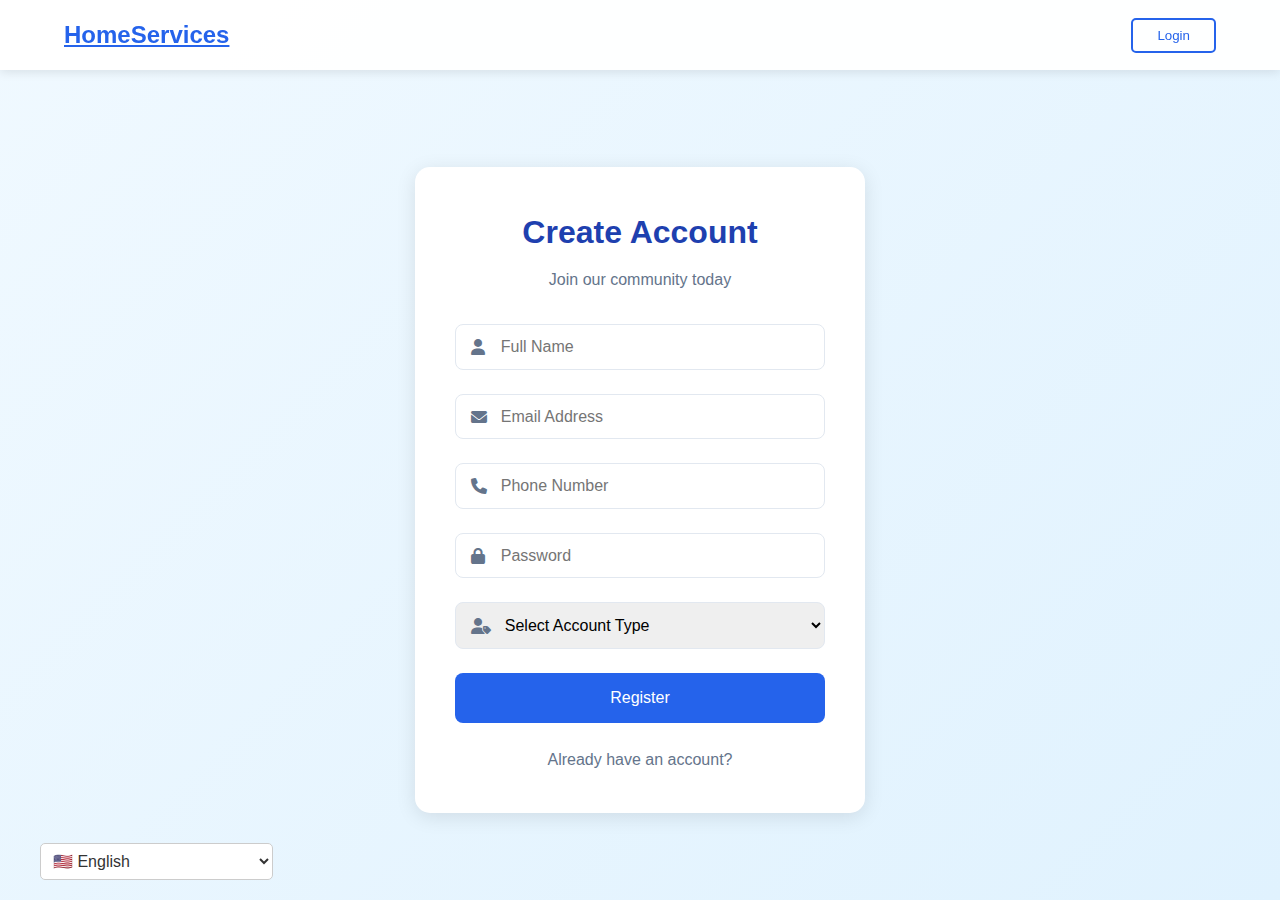
<file: public/register.html>
<!DOCTYPE html>
<html lang="en">
<head>
    <meta charset="UTF-8">
    <meta name="viewport" content="width=device-width, initial-scale=1.0">
    <title>HomeServices - Register</title>
    <link rel="stylesheet" href="style.css">
    <link rel="stylesheet" href="https://cdnjs.cloudflare.com/ajax/libs/font-awesome/6.0.0/css/all.min.css">
    <style>
        /* Language selector styling */
        .language-selector {
            position: fixed;
            bottom: 20px;
            left: 20px;
            z-index: 1000;
        }

        #language-selector {
            padding: 8px;
            border-radius: 5px;
            border: 1px solid #ccc;
            background-color: #fff;
            color: #333;
            font-size: 16px;
        }

        /* RTL support for Arabic */
        body[dir="rtl"] {
            direction: rtl;
            text-align: right;
        }

        /* Hide worker fields by default */
        .worker-fields.hidden {
            display: none;
        }
    </style>
</head>
<body class="auth-page">
    <nav class="navbar">
        <a href="index.html" class="nav-brand" data-translate="home">HomeServices</a>
        <div class="nav-links">
            <button onclick="location.href='login.html'" class="login-btn" data-translate="login">Login</button>
        </div>
    </nav>

    <div class="auth-container">
        <div class="auth-card">
            <div class="auth-header">
                <h2 data-translate="createAccount">Create Account</h2>
                <p data-translate="joinCommunity">Join our community today</p>
            </div>

            <form class="auth-form" id="registerForm">
                <div class="form-group">
                    <i class="fas fa-user"></i>
                    <input type="text" name="full_name" required placeholder="Full Name" data-translate="fullNamePlaceholder">
                </div>

                <div class="form-group">
                    <i class="fas fa-envelope"></i>
                    <input type="email" name="email" required placeholder="Email Address" data-translate="emailPlaceholder">
                </div>

                <div class="form-group">
                    <i class="fas fa-phone"></i>
                    <input type="tel" name="phonenumber" required placeholder="Phone Number" data-translate="phonePlaceholder">
                </div>

                <div class="form-group">
                    <i class="fas fa-lock"></i>
                    <input type="password" name="password" required placeholder="Password" data-translate="passwordPlaceholder">
                </div>

                <div class="form-group">
                    <i class="fas fa-user-tag"></i>
                    <select name="user_type" required id="userType" onchange="toggleWorkerFields(this.value)">
                        <option value="" data-translate="selectAccountType">Select Account Type</option>
                        <option value="client" data-translate="client">Client</option>
                        <option value="worker" data-translate="worker">Worker</option>
                    </select>
                </div>

                <div id="workerFields" class="worker-fields hidden">
                    <div class="form-group">
                        <i class="fas fa-tools"></i>
                        <select name="service_type" id="skills">
                            <option value="" data-translate="selectService">Select Your Service</option>
                            <option value="plumber" data-translate="plumber">Plumber</option>
                            <option value="electrician" data-translate="electrician">Electrician</option>
                            <option value="cleaner" data-translate="cleaner">Cleaner</option>
                        </select>
                    </div>
                    <div class="form-group">
                        <i class="fas fa-briefcase"></i>
                        <input type="number" name="experience_years" id="experience" placeholder="Years of Experience" min="0" max="50" data-translate="experiencePlaceholder">
                    </div>
                </div>

                <button type="button" class="auth-button" id="registerBtn" data-translate="registerButton">Register</button>
            </form>

            <div class="auth-footer">
                <p data-translate="alreadyHaveAccount">Already have an account? <a href="login.html" data-translate="loginLink">Login</a></p>
            </div>
        </div>
    </div>

    <!-- Language Selector -->
    <div class="language-selector">
        <select id="language-selector" onchange="changeLanguage(this.value)">
            <option value="en">🇺🇸 English</option>
            <option value="zh">🇨🇳 中文 (Chinese)</option>
            <option value="es">🇪🇸 Español (Spanish)</option>
            <option value="hi">🇮🇳 हिन्दी (Hindi)</option>
            <option value="ar">🇸🇦 العربية (Arabic)</option>
            <option value="pt">🇵🇹 Português (Portuguese)</option>
            <option value="bn">🇧🇩 বাংলা (Bengali)</option>
            <option value="ru">🇷🇺 Русский (Russian)</option>
            <option value="ja">🇯🇵 日本語 (Japanese)</option>
            <option value="pa">🇮🇳 ਪੰਜਾਬੀ (Punjabi)</option>
            <option value="de">🇩🇪 Deutsch (German)</option>
            <option value="fr">🇫🇷 Français (French)</option>
        </select>
    </div>

    <script>
        // Define translations for all supported languages
        const translations = {
            en: {
                home: "HomeServices",
                login: "Login",
                createAccount: "Create Account",
                joinCommunity: "Join our community today",
                fullNamePlaceholder: "Full Name",
                emailPlaceholder: "Email Address",
                phonePlaceholder: "Phone Number",
                passwordPlaceholder: "Password",
                selectAccountType: "Select Account Type",
                client: "Client",
                worker: "Worker",
                selectService: "Select Your Service",
                plumber: "Plumber",
                electrician: "Electrician",
                cleaner: "Cleaner",
                experiencePlaceholder: "Years of Experience",
                registerButton: "Register",
                alreadyHaveAccount: "Already have an account?",
                loginLink: "Login"
            },
            zh: {
                home: "家庭服务",
                login: "登录",
                createAccount: "创建账户",
                joinCommunity: "立即加入我们的社区",
                fullNamePlaceholder: "全名",
                emailPlaceholder: "电子邮件地址",
                phonePlaceholder: "电话号码",
                passwordPlaceholder: "密码",
                selectAccountType: "选择账户类型",
                client: "客户",
                worker: "工人",
                selectService: "选择您的服务",
                plumber: "水管工",
                electrician: "电工",
                cleaner: "清洁工",
                experiencePlaceholder: "工作经验（年）",
                registerButton: "注册",
                alreadyHaveAccount: "已经有账户了？",
                loginLink: "登录"
            },
            es: {
                home: "Servicios del Hogar",
                login: "Iniciar Sesión",
                createAccount: "Crear Cuenta",
                joinCommunity: "Únase a nuestra comunidad hoy",
                fullNamePlaceholder: "Nombre Completo",
                emailPlaceholder: "Correo Electrónico",
                phonePlaceholder: "Número de Teléfono",
                passwordPlaceholder: "Contraseña",
                selectAccountType: "Seleccionar Tipo de Cuenta",
                client: "Cliente",
                worker: "Trabajador",
                selectService: "Seleccione Su Servicio",
                plumber: "Fontanero",
                electrician: "Electricista",
                cleaner: "Limpieza",
                experiencePlaceholder: "Años de Experiencia",
                registerButton: "Registrarse",
                alreadyHaveAccount: "¿Ya tienes una cuenta?",
                loginLink: "Iniciar Sesión"
            },
            hi: {
                home: "होम सर्विसेज",
                login: "लॉगिन",
                createAccount: "खाता बनाएं",
                joinCommunity: "आज ही हमारे समुदाय में शामिल हों",
                fullNamePlaceholder: "पूरा नाम",
                emailPlaceholder: "ईमेल पता",
                phonePlaceholder: "फोन नंबर",
                passwordPlaceholder: "पासवर्ड",
                selectAccountType: "खाता प्रकार चुनें",
                client: "ग्राहक",
                worker: "कर्मचारी",
                selectService: "अपनी सेवा चुनें",
                plumber: "प्लंबर",
                electrician: "इलेक्ट्रीशियन",
                cleaner: "सफाई कर्मचारी",
                experiencePlaceholder: "अनुभव (वर्ष)",
                registerButton: "रजिस्टर",
                alreadyHaveAccount: "क्या आपके पास पहले से एक खाता है?",
                loginLink: "लॉगिन"
            },
            ar: {
                home: "خدمات المنزل",
                login: "تسجيل الدخول",
                createAccount: "إنشاء حساب",
                joinCommunity: "انضم إلى مجتمعنا اليوم",
                fullNamePlaceholder: "الاسم الكامل",
                emailPlaceholder: "عنوان البريد الإلكتروني",
                phonePlaceholder: "رقم الهاتف",
                passwordPlaceholder: "كلمة المرور",
                selectAccountType: "اختر نوع الحساب",
                client: "عميل",
                worker: "عامل",
                selectService: "اختر خدمتك",
                plumber: "سباك",
                electrician: "كهربائي",
                cleaner: "عامل نظافة",
                experiencePlaceholder: "سنوات الخبرة",
                registerButton: "تسجيل",
                alreadyHaveAccount: "هل لديك حساب بالفعل؟",
                loginLink: "تسجيل الدخول"
            },
            pt: {
                home: "Serviços Domésticos",
                login: "Login",
                createAccount: "Criar Conta",
                joinCommunity: "Junte-se à nossa comunidade hoje",
                fullNamePlaceholder: "Nome Completo",
                emailPlaceholder: "Endereço de E-mail",
                phonePlaceholder: "Número de Telefone",
                passwordPlaceholder: "Senha",
                selectAccountType: "Selecione o Tipo de Conta",
                client: "Cliente",
                worker: "Trabalhador",
                selectService: "Selecione Seu Serviço",
                plumber: "Encanador",
                electrician: "Eletricista",
                cleaner: "Limpeza",
                experiencePlaceholder: "Anos de Experiência",
                registerButton: "Registrar",
                alreadyHaveAccount: "Já tem uma conta?",
                loginLink: "Login"
            },
            bn: {
                home: "হোম সার্ভিসেস",
                login: "লগইন",
                createAccount: "অ্যাকাউন্ট তৈরি করুন",
                joinCommunity: "আজই আমাদের সম্প্রদায়ে যোগ দিন",
                fullNamePlaceholder: "পুরো নাম",
                emailPlaceholder: "ইমেল ঠিকানা",
                phonePlaceholder: "ফোন নম্বর",
                passwordPlaceholder: "পাসওয়ার্ড",
                selectAccountType: "অ্যাকাউন্টের ধরন নির্বাচন করুন",
                client: "ক্লায়েন্ট",
                worker: "কর্মী",
                selectService: "আপনার পরিষেবা নির্বাচন করুন",
                plumber: "প্লাম্বার",
                electrician: "ইলেকট্রিশিয়ান",
                cleaner: "পরিচ্ছন্নতা কর্মী",
                experiencePlaceholder: "অভিজ্ঞতা (বছর)",
                registerButton: "নিবন্ধন",
                alreadyHaveAccount: "ইতিমধ্যে একটি অ্যাকাউন্ট আছে?",
                loginLink: "লগইন"
            },
            ru: {
                home: "Домашние Услуги",
                login: "Войти",
                createAccount: "Создать Аккаунт",
                joinCommunity: "Присоединяйтесь к нашему сообществу сегодня",
                fullNamePlaceholder: "Полное Имя",
                emailPlaceholder: "Адрес Электронной Почты",
                phonePlaceholder: "Номер Телефона",
                passwordPlaceholder: "Пароль",
                selectAccountType: "Выберите Тип Аккаунта",
                client: "Клиент",
                worker: "Работник",
                selectService: "Выберите Вашу Услугу",
                plumber: "Сантехник",
                electrician: "Электрик",
                cleaner: "Уборщик",
                experiencePlaceholder: "Опыт (лет)",
                registerButton: "Зарегистрироваться",
                alreadyHaveAccount: "Уже есть аккаунт?",
                loginLink: "Войти"
            },
            ja: {
                home: "ホームサービス",
                login: "ログイン",
                createAccount: "アカウントを作成",
                joinCommunity: "今日から私たちのコミュニティに参加しましょう",
                fullNamePlaceholder: "フルネーム",
                emailPlaceholder: "メールアドレス",
                phonePlaceholder: "電話番号",
                passwordPlaceholder: "パスワード",
                selectAccountType: "アカウントタイプを選択",
                client: "クライアント",
                worker: "ワーカー",
                selectService: "サービスを選択",
                plumber: "配管工",
                electrician: "電気技師",
                cleaner: "清掃員",
                experiencePlaceholder: "経験年数",
                registerButton: "登録",
                alreadyHaveAccount: "すでにアカウントをお持ちですか？",
                loginLink: "ログイン"
            },
            pa: {
                home: "ਘਰ ਸੇਵਾਵਾਂ",
                login: "ਲੌਗਇਨ",
                createAccount: "ਖਾਤਾ ਬਣਾਓ",
                joinCommunity: "ਅੱਜ ਹੀ ਸਾਡੇ ਕਮਿਊਨਿਟੀ ਵਿੱਚ ਸ਼ਾਮਲ ਹੋਵੋ",
                fullNamePlaceholder: "ਪੂਰਾ ਨਾਮ",
                emailPlaceholder: "ਈਮੇਲ ਪਤਾ",
                phonePlaceholder: "ਫੋਨ ਨੰਬਰ",
                passwordPlaceholder: "ਪਾਸਵਰਡ",
                selectAccountType: "ਖਾਤੇ ਦੀ ਕਿਸਮ ਚੁਣੋ",
                client: "ਕਲਾਇੰਟ",
                worker: "ਕਰਮਚਾਰੀ",
                selectService: "ਆਪਣੀ ਸੇਵਾ ਚੁਣੋ",
                plumber: "ਪਲੰਬਰ",
                electrician: "ਇਲੈਕਟ੍ਰੀਸ਼ੀਅਨ",
                cleaner: "ਸਫਾਈ ਕਰਮਚਾਰੀ",
                experiencePlaceholder: "ਅਨੁਭਵ (ਸਾਲ)",
                registerButton: "ਰਜਿਸਟਰ",
                alreadyHaveAccount: "ਕੀ ਤੁਹਾਡੇ ਕੋਲ ਪਹਿਲਾਂ ਤੋਂ ਹੀ ਖਾਤਾ ਹੈ?",
                loginLink: "ਲੌਗਇਨ"
            },
            de: {
                home: "Hausdienstleistungen",
                login: "Anmelden",
                createAccount: "Konto Erstellen",
                joinCommunity: "Treten Sie noch heute unserer Community bei",
                fullNamePlaceholder: "Vollständiger Name",
                emailPlaceholder: "E-Mail-Adresse",
                phonePlaceholder: "Telefonnummer",
                passwordPlaceholder: "Passwort",
                selectAccountType: "Kontotyp Auswählen",
                client: "Kunde",
                worker: "Arbeiter",
                selectService: "Wählen Sie Ihren Service",
                plumber: "Klempner",
                electrician: "Elektriker",
                cleaner: "Reinigungskraft",
                experiencePlaceholder: "Berufserfahrung (Jahre)",
                registerButton: "Registrieren",
                alreadyHaveAccount: "Haben Sie bereits ein Konto?",
                loginLink: "Anmelden"
            },
            fr: {
                home: "Services à Domicile",
                login: "Connexion",
                createAccount: "Créer un Compte",
                joinCommunity: "Rejoignez notre communauté aujourd'hui",
                fullNamePlaceholder: "Nom Complet",
                emailPlaceholder: "Adresse E-mail",
                phonePlaceholder: "Numéro de Téléphone",
                passwordPlaceholder: "Mot de Passe",
                selectAccountType: "Sélectionnez le Type de Compte",
                client: "Client",
                worker: "Travailleur",
                selectService: "Sélectionnez Votre Service",
                plumber: "Plombier",
                electrician: "Électricien",
                cleaner: "Nettoyeur",
                experiencePlaceholder: "Années d'Expérience",
                registerButton: "S'inscrire",
                alreadyHaveAccount: "Vous avez déjà un compte?",
                loginLink: "Connexion"
            }
        };

        // Function to change language
        function changeLanguage(language) {
            const elements = document.querySelectorAll('[data-translate]');
            elements.forEach(element => {
                const key = element.getAttribute('data-translate');
                if (translations[language] && translations[language][key]) {
                    element.textContent = translations[language][key];
                }
            });

            // Update text direction for RTL languages (e.g., Arabic)
            if (language === "ar") {
                document.body.setAttribute("dir", "rtl");
            } else {
                document.body.setAttribute("dir", "ltr");
            }
        }

        // Initialize with default language (English)
        document.addEventListener('DOMContentLoaded', () => {
            changeLanguage('en');
        });

        // Toggle visibility of worker-specific fields
        function toggleWorkerFields(userType) {
            const workerFields = document.getElementById('workerFields');
            workerFields.classList.toggle('hidden', userType !== 'worker');
        }

        // Handle registration with feedback and redirection
        document.getElementById('registerBtn').addEventListener('click', async () => {
            const form = document.getElementById('registerForm');
            const formData = new FormData(form);
            const formObject = {};
            formData.forEach((value, key) => {
                formObject[key] = value;
            });

            try {
                const response = await fetch('/auth/register', {
                    method: 'POST',
                    headers: {
                        'Content-Type': 'application/json'
                    },
                    body: JSON.stringify(formObject)
                });

                if (!response.ok) {
                    const errorData = await response.json();
                    throw new Error(errorData.message || 'Registration failed. Please try again.');
                }

                const result = await response.json();
                alert(result.message || 'Registration successful!');
                window.location.href = 'login.html'; // Redirect to login page
            } catch (error) {
                console.error('Error:', error);
                alert(error.message || 'An error occurred while registering.');
            }
        });
    </script>
</body>
</html>
</file>
<file: public/style.css>
/* General Styles */
* {
  margin: 0;
  padding: 0;
  box-sizing: border-box;
}

body {
  font-family: 'Segoe UI', Tahoma, Geneva, Verdana, sans-serif;
  line-height: 1.6;
}

/* Navbar Styles */
.navbar {
  position: fixed;
  top: 0;
  width: 100%;
  padding: 1rem 5%;
  display: flex;
  justify-content: space-between;
  align-items: center;
  background: rgba(255, 255, 255, 0.95);
  box-shadow: 0 2px 10px rgba(0, 0, 0, 0.1);
  z-index: 1000;
}

.nav-brand {
  font-size: 1.5rem;
  font-weight: bold;
  color: #2563eb;
}

.nav-links button {
  margin-left: 1rem;
  padding: 0.5rem 1.5rem;
  border-radius: 5px;
  cursor: pointer;
  transition: all 0.3s ease;
}

.login-btn {
  background: transparent;
  border: 2px solid #2563eb;
  color: #2563eb;
}

.register-btn {
  background: #2563eb;
  border: none;
  color: white;
}

/* Hero Section */
.hero {
  height: 100vh;
  background: linear-gradient(135deg, #f0f9ff 0%, #e0f2fe 100%);
  display: flex;
  align-items: center;
  justify-content: center;
  text-align: center;
  padding: 0 1rem;
}

.hero-content {
  max-width: 800px;
}

.hero-content h1 {
  font-size: 3.5rem;
  color: #1e40af;
  margin-bottom: 1rem;
}

.hero-content p {
  font-size: 1.25rem;
  color: #64748b;
  margin-bottom: 2rem;
}

.cta-buttons {
  display: flex;
  gap: 1rem;
  justify-content: center;
}

.primary-btn, .secondary-btn {
  padding: 0.8rem 2rem;
  border-radius: 5px;
  font-size: 1.1rem;
  cursor: pointer;
  transition: all 0.3s ease;
}

.primary-btn {
  background: #2563eb;
  color: white;
  border: none;
}

.secondary-btn {
  background: white;
  color: #2563eb;
  border: 2px solid #2563eb;
}

/* Services Section */
.services {
  padding: 5rem 5%;
  background: white;
}

.services h2 {
  text-align: center;
  font-size: 2.5rem;
  color: #1e40af;
  margin-bottom: 3rem;
}

.service-grid {
  display: grid;
  grid-template-columns: repeat(auto-fit, minmax(250px, 1fr));
  gap: 2rem;
  max-width: 1200px;
  margin: 0 auto;
}

.service-card {
  background: white;
  padding: 2rem;
  border-radius: 10px;
  text-align: center;
  box-shadow: 0 4px 6px rgba(0, 0, 0, 0.1);
  transition: transform 0.3s ease;
}

.service-card:hover {
  transform: translateY(-5px);
}

.service-card i {
  font-size: 2.5rem;
  color: #2563eb;
  margin-bottom: 1rem;
}

.service-card h3 {
  color: #1e40af;
  margin-bottom: 0.5rem;
}

.service-card p {
  color: #64748b;
}

/* Responsive Design */
@media (max-width: 768px) {
  .hero-content h1 {
      font-size: 2.5rem;
  }
  
  .cta-buttons {
      flex-direction: column;
  }
  
  .nav-links button {
      padding: 0.4rem 1rem;
      font-size: 0.9rem;
  }
}

/* Auth Container */
.auth-container {
  min-height: 100vh;
  padding-top: 80px; /* Account for fixed navbar */
  background: linear-gradient(135deg, #f0f9ff 0%, #e0f2fe 100%);
  display: flex;
  align-items: center;
  justify-content: center;
}

.auth-card {
  background: white;
  border-radius: 15px;
  box-shadow: 0 4px 20px rgba(0, 0, 0, 0.1);
  padding: 2.5rem;
  width: 100%;
  max-width: 450px;
  margin: 1rem;
}

.auth-header {
  text-align: center;
  margin-bottom: 2rem;
}

.auth-header h2 {
  color: #1e40af;
  font-size: 2rem;
  margin-bottom: 0.5rem;
}

.auth-header p {
  color: #64748b;
}

.auth-form .form-group {
  position: relative;
  margin-bottom: 1.5rem;
}

.auth-form .form-group i {
  position: absolute;
  left: 1rem;
  top: 50%;
  transform: translateY(-50%);
  color: #64748b;
}

.auth-form input,
.auth-form select {
  width: 100%;
  padding: 0.8rem 1rem 0.8rem 2.8rem;
  border: 1px solid #e2e8f0;
  border-radius: 8px;
  font-size: 1rem;
  transition: all 0.3s ease;
}

.auth-form input:focus,
.auth-form select:focus {
  border-color: #2563eb;
  box-shadow: 0 0 0 3px rgba(37, 99, 235, 0.1);
  outline: none;
}

.form-options {
  display: flex;
  justify-content: space-between;
  align-items: center;
  margin-bottom: 1.5rem;
  font-size: 0.9rem;
  color: #64748b;
}

.form-options label {
  display: flex;
  align-items: center;
  gap: 0.5rem;
}

.forgot-password {
  color: #2563eb;
  text-decoration: none;
}

.auth-button {
  width: 100%;
  padding: 1rem;
  background: #2563eb;
  color: white;
  border: none;
  border-radius: 8px;
  font-size: 1rem;
  cursor: pointer;
  transition: background-color 0.3s ease;
}

.auth-button:hover {
  background: #1e40af;
}

.auth-footer {
  text-align: center;
  margin-top: 1.5rem;
  color: #64748b;
}

.auth-footer a {
  color: #2563eb;
  text-decoration: none;
  font-weight: 500;
}

.worker-fields {
  transition: all 0.3s ease;
}

.worker-fields.hidden {
  display: none;
}

@media (max-width: 480px) {
  .auth-card {
      padding: 1.5rem;
  }

  .form-options {
      flex-direction: column;
      gap: 1rem;
      align-items: flex-start;
  }
}

/* Client Dashboard Styles */
.dashboard-body {
  min-height: 100vh;
  background-color: #f8fafc;
}

.dashboard-nav {
  position: fixed;
  top: 0;
  left: 0;
  right: 0;
  height: 60px;
  background-color: white;
  display: flex;
  justify-content: space-between;
  align-items: center;
  padding: 0 2rem;
  box-shadow: 0 2px 4px rgba(0, 0, 0, 0.1);
  z-index: 100;
}

.dashboard-container {
  display: flex;
  padding-top: 60px;
  min-height: 100vh;
}

.dashboard-sidebar {
  width: 250px;
  background-color: white;
  padding: 1.5rem;
  border-right: 1px solid #e2e8f0;
  height: calc(100vh - 60px);
  position: fixed;
  overflow-y: auto;
}

.dashboard-main {
  flex: 1;
  padding: 2rem;
  margin-left: 250px;
}

/* Profile Section */
.profile-section {
  text-align: center;
  margin-bottom: 2rem;
}

.profile-image {
  font-size: 4rem;
  color: #64748b;
  margin-bottom: 1rem;
}

.client-status {
  margin-top: 1rem;
}

.status-badge {
  padding: 0.5rem 1rem;
  border-radius: 9999px;
  font-size: 0.875rem;
  font-weight: 500;
}

.status-badge.active {
  background-color: #dcfce7;
  color: #166534;
}

/* Navigation */
.sidebar-nav {
  display: flex;
  flex-direction: column;
  gap: 0.5rem;
}

.nav-item {
  display: flex;
  align-items: center;
  gap: 0.75rem;
  padding: 0.75rem 1rem;
  border-radius: 0.5rem;
  color: #64748b;
  background: transparent;
  border: none;
  cursor: pointer;
  transition: all 0.2s;
  text-align: left;
  width: 100%;
}

.nav-item:hover {
  background-color: #f1f5f9;
  color: #2563eb;
}

.nav-item.active {
  background-color: #eff6ff;
  color: #2563eb;
  font-weight: 500;
}

/* Search Bar */
.search-bar {
  display: flex;
  gap: 1rem;
  margin-bottom: 2rem;
}

.search-bar input {
  flex: 1;
  padding: 0.75rem;
  border: 1px solid #e2e8f0;
  border-radius: 0.5rem;
}

.search-bar button {
  padding: 0.75rem 1.5rem;
  background-color: #2563eb;
  color: white;
  border: none;
  border-radius: 0.5rem;
  cursor: pointer;
}

/* Service Listings */
.service-listings {
  background-color: white;
  border-radius: 0.5rem;
  padding: 1.5rem;
  box-shadow: 0 1px 3px rgba(0, 0, 0, 0.1);
}

.service-listings h2 {
  color: #1e40af;
  margin-bottom: 1rem;
}

#services-container {
  display: grid;
  gap: 1.5rem;
  grid-template-columns: repeat(auto-fit, minmax(300px, 1fr));
}

.service-card {
  background-color: white;
  border-radius: 0.5rem;
  padding: 1.5rem;
  box-shadow: 0 1px 3px rgba(0, 0, 0, 0.1);
}

.service-card h3 {
  color: #1e40af;
  margin-bottom: 0.5rem;
}

.service-card p {
  color: #64748b;
}

/* Upcoming Bookings */
.upcoming-bookings {
  background-color: white;
  border-radius: 0.5rem;
  padding: 1.5rem;
  box-shadow: 0 1px 3px rgba(0, 0, 0, 0.1);
}

.upcoming-bookings h2 {
  color: #1e40af;
  margin-bottom: 1rem;
}

#bookings-container {
  display: grid;
  gap: 1.5rem;
  grid-template-columns: repeat(auto-fit, minmax(300px, 1fr));
}

.booking-card {
  background-color: white;
  border-radius: 0.5rem;
  padding: 1.5rem;
  box-shadow: 0 1px 3px rgba(0, 0, 0, 0.1);
}

.booking-card h3 {
  color: #1e40af;
  margin-bottom: 0.5rem;
}

.booking-card p {
  color: #64748b;
}

/* Notifications */
.notifications {
  background-color: white;
  border-radius: 0.5rem;
  padding: 1.5rem;
  box-shadow: 0 1px 3px rgba(0, 0, 0, 0.1);
}

.notifications h2 {
  color: #1e40af;
  margin-bottom: 1rem;
}

#notifications-container {
  display: grid;
  gap: 1.5rem;
}

.notification-card {
  background-color: white;
  border-radius: 0.5rem;
  padding: 1.5rem;
  box-shadow: 0 1px 3px rgba(0, 0, 0, 0.1);
}

.notification-card h4 {
  color: #1e40af;
  margin-bottom: 0.5rem;
}

.notification-card p {
  color: #64748b;
}

/* Payment Section */
.payment-section {
  background-color: white;
  border-radius: 0.5rem;
  padding: 1.5rem;
  box-shadow: 0 1px 3px rgba(0, 0, 0, 0.1);
}

.payment-section h2 {
  color: #1e40af;
  margin-bottom: 1rem;
}

#payment-form {
  display: flex;
  flex-direction: column;
  gap: 1rem;
}

#payment-form label {
  font-weight: 500;
}

#payment-form input {
  padding: 0.75rem;
  border: 1px solid #e2e8f0;
  border-radius: 0.5rem;
}

#payment-form button {
  padding: 0.75rem;
  background-color: #2563eb;
  color: white;
  border: none;
  border-radius: 0.5rem;
  cursor: pointer;
}

/* Reviews Section */
.reviews-section {
  background-color: white;
  border-radius: 0.5rem;
  padding: 1.5rem;
  box-shadow: 0 1px 3px rgba(0, 0, 0, 0.1);
}

.reviews-section h2 {
  color: #1e40af;
  margin-bottom: 1rem;
}

#reviews-container {
  display: grid;
  gap: 1.5rem;
}

.review-card {
  background-color: white;
  border-radius: 0.5rem;
  padding: 1.5rem;
  box-shadow: 0 1px 3px rgba(0, 0, 0, 0.1);
}

.review-card h4 {
  color: #1e40af;
  margin-bottom: 0.5rem;
}

.review-card p {
  color: #64748b;
}

/* Footer */
.dashboard-footer {
  text-align: center;
  padding: 1rem;
  background-color: white;
  border-top: 1px solid #e2e8f0;
  margin-top: 2rem;
}

.social-media {
  display: flex;
  justify-content: center;
  gap: 1rem;
  margin-top: 1rem;
}

.social-media a {
  color: #2563eb;
  text-decoration: none;
  font-size: 1.25rem;
}

/* Responsive Design */
@media (max-width: 768px) {
  .dashboard-sidebar {
    width: 100%;
    height: auto;
    position: static;
    margin-bottom: 1rem;
  }

  .dashboard-main {
    margin-left: 0;
  }

  .dashboard-container {
    flex-direction: column;
  }

  #services-container,
  #bookings-container,
  #notifications-container,
  #reviews-container {
    grid-template-columns: 1fr;
  }
}

/* Payment Method Selection */
.payment
.worker-card {
  border: 1px solid #ddd;
  padding: 16px;
  margin-bottom: 16px;
  border-radius: 8px;
  background-color: #f9f9f9;
}

.worker-card h3 {
  margin: 0 0 8px;
}

.worker-card p {
  margin: 4px 0;
}

.approve-btn {
  background-color: #28a745;
  color: white;
  padding: 8px 16px;
  border: none;
  border-radius: 4px;
  cursor: pointer;
  margin-right: 8px;
}

.reject-btn {
  background-color: #dc3545;
  color: white;
  padding: 8px 16px;
  border: none;
  border-radius: 4px;
  cursor: pointer;
}

.approve-btn:hover, .reject-btn:hover {
  opacity: 0.9;
}
/* Popup styles */
.popup {
  position: fixed;
  top: 0;
  left: 0;
  width: 100%;
  height: 100%;
  background: rgba(0, 0, 0, 0.5);
  display: flex;
  justify-content: center;
  align-items: center;
  z-index: 1000;
}

.popup-content {
  background: white;
  padding: 20px;
  border-radius: 10px;
  text-align: center;
  box-shadow: 0 0 10px rgba(0, 0, 0, 0.1);
}

.popup-content button {
  margin-top: 10px;
  padding: 10px 20px;
  background: #007bff;
  color: white;
  border: none;
  border-radius: 5px;
  cursor: pointer;
}

.popup-content button:hover {
  background: #0056b3;
}
#language-selector {
  margin-left: 20px;
  padding: 5px;
  border-radius: 5px;
  border: 1px solid #ccc;
  background-color: #fff;
  color: #333;
}
</file>
